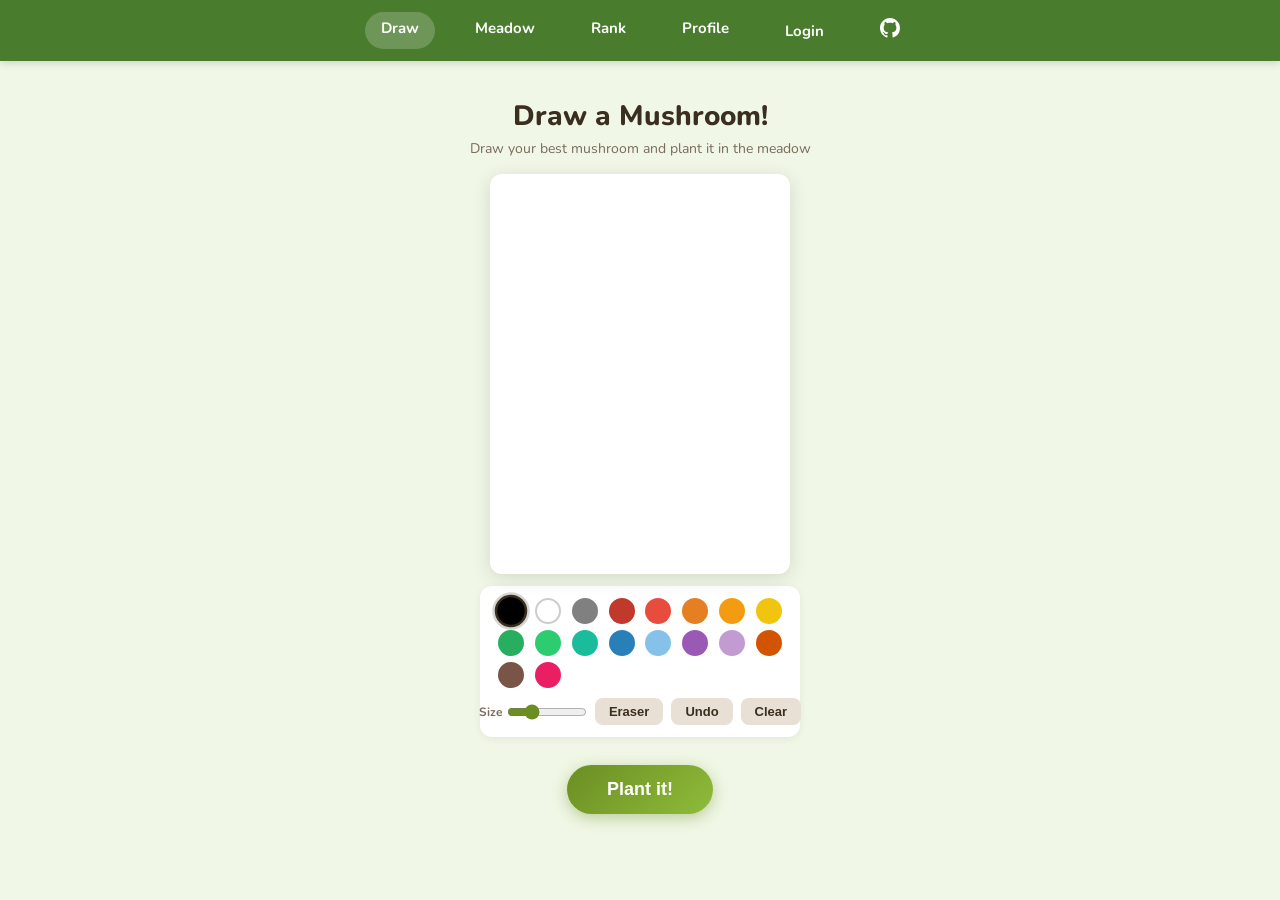
<file: src/index.html>
<!DOCTYPE html>
<html lang="en">
<head>
  <meta charset="UTF-8">
  <meta name="viewport" content="width=device-width, initial-scale=1.0">
  <title>Draw a Mushroom!</title>
  <link rel="preconnect" href="https://fonts.googleapis.com">
  <link href="https://fonts.googleapis.com/css2?family=Nunito:wght@400;600;700;800&display=swap" rel="stylesheet">
  <link rel="stylesheet" href="css/style.css">
</head>
<body>
  <nav class="nav">
    <a href="index.html" class="active">Draw</a>
    <a href="meadow.html">Meadow</a>
    <a href="rank.html">Rank</a>
    <a href="profile.html">Profile</a>
    <span id="nav-auth"></span>
    <a href="https://github.com/JiaminYao/draw-a-mushroom" target="_blank" title="GitHub" class="nav-github">
      <svg width="20" height="20" viewBox="0 0 16 16" fill="currentColor"><path d="M8 0C3.58 0 0 3.58 0 8c0 3.54 2.29 6.53 5.47 7.59.4.07.55-.17.55-.38 0-.19-.01-.82-.01-1.49-2.01.37-2.53-.49-2.69-.94-.09-.23-.48-.94-.82-1.13-.28-.15-.68-.52-.01-.53.63-.01 1.08.58 1.23.82.72 1.21 1.87.87 2.33.66.07-.52.28-.87.51-1.07-1.78-.2-3.64-.89-3.64-3.95 0-.87.31-1.59.82-2.15-.08-.2-.36-1.02.08-2.12 0 0 .67-.21 2.2.82.64-.18 1.32-.27 2-.27.68 0 1.36.09 2 .27 1.53-1.04 2.2-.82 2.2-.82.44 1.1.16 1.92.08 2.12.51.56.82 1.27.82 2.15 0 3.07-1.87 3.75-3.65 3.95.29.25.54.73.54 1.48 0 1.07-.01 1.93-.01 2.2 0 .21.15.46.55.38A8.01 8.01 0 0016 8c0-4.42-3.58-8-8-8z"/></svg>
    </a>
  </nav>

  <div class="draw-container">
    <h1 class="draw-title">Draw a Mushroom!</h1>
    <p class="draw-subtitle">Draw your best mushroom and plant it in the meadow</p>

    <div class="canvas-wrapper" id="canvas-wrapper">
      <canvas id="draw-canvas" width="300" height="400"></canvas>
      <div class="ai-feedback" id="ai-feedback"></div>
    </div>

    <div class="tools" id="tools">
      <!-- Colors injected by JS -->
    </div>

    <button class="submit-btn" id="submit-btn">Plant it!</button>
  </div>

  <!-- Submit Modal -->
  <div class="modal-overlay" id="submit-modal">
    <div class="modal good" id="modal-content">
      <h2 id="modal-title">Nice Mushroom!</h2>
      <p id="modal-desc">Give your mushroom a name before planting it.</p>
      <input type="text" id="artist-input" placeholder="Your name" maxlength="24">
      <div>
        <button class="modal-btn secondary" id="modal-cancel">Cancel</button>
        <button class="modal-btn primary" id="modal-confirm">Plant it!</button>
      </div>
    </div>
  </div>

  <script src="js/mushroom-utils.js"></script>
  <script src="js/app.js"></script>
  <script>MushroomUtils.updateAuthNav();</script>
</body>
</html>
</file>
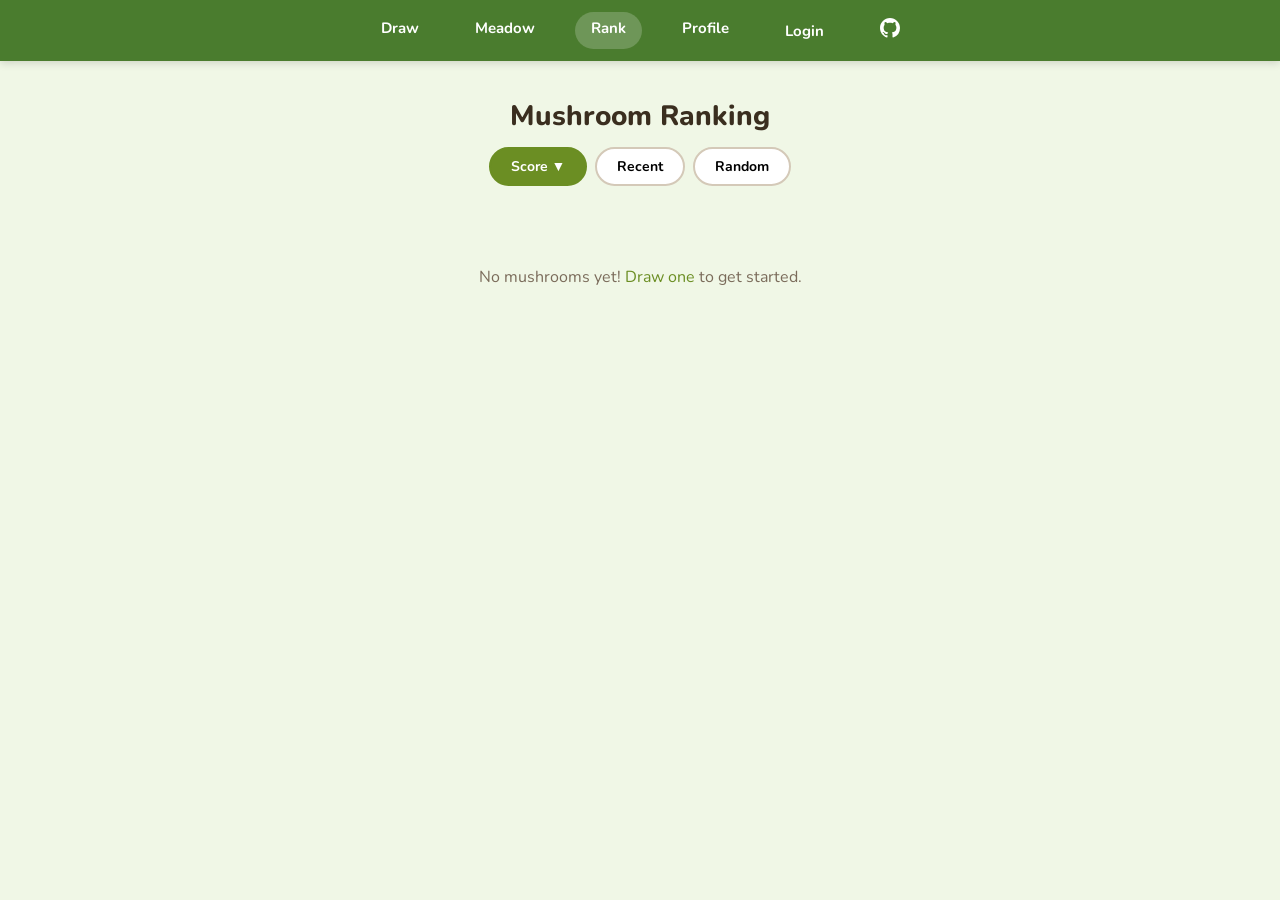
<file: src/rank.html>
<!DOCTYPE html>
<html lang="en">
<head>
  <meta charset="UTF-8">
  <meta name="viewport" content="width=device-width, initial-scale=1.0">
  <title>Mushroom Ranking</title>
  <link rel="preconnect" href="https://fonts.googleapis.com">
  <link href="https://fonts.googleapis.com/css2?family=Nunito:wght@400;600;700;800&display=swap" rel="stylesheet">
  <link rel="stylesheet" href="css/style.css">
</head>
<body>
  <nav class="nav">
    <a href="index.html">Draw</a>
    <a href="meadow.html">Meadow</a>
    <a href="rank.html" class="active">Rank</a>
    <a href="profile.html">Profile</a>
    <span id="nav-auth"></span>
    <a href="https://github.com/JiaminYao/draw-a-mushroom" target="_blank" title="GitHub" class="nav-github">
      <svg width="20" height="20" viewBox="0 0 16 16" fill="currentColor"><path d="M8 0C3.58 0 0 3.58 0 8c0 3.54 2.29 6.53 5.47 7.59.4.07.55-.17.55-.38 0-.19-.01-.82-.01-1.49-2.01.37-2.53-.49-2.69-.94-.09-.23-.48-.94-.82-1.13-.28-.15-.68-.52-.01-.53.63-.01 1.08.58 1.23.82.72 1.21 1.87.87 2.33.66.07-.52.28-.87.51-1.07-1.78-.2-3.64-.89-3.64-3.95 0-.87.31-1.59.82-2.15-.08-.2-.36-1.02.08-2.12 0 0 .67-.21 2.2.82.64-.18 1.32-.27 2-.27.68 0 1.36.09 2 .27 1.53-1.04 2.2-.82 2.2-.82.44 1.1.16 1.92.08 2.12.51.56.82 1.27.82 2.15 0 3.07-1.87 3.75-3.65 3.95.29.25.54.73.54 1.48 0 1.07-.01 1.93-.01 2.2 0 .21.15.46.55.38A8.01 8.01 0 0016 8c0-4.42-3.58-8-8-8z"/></svg>
    </a>
  </nav>

  <div class="rank-container">
    <h1 class="rank-title">Mushroom Ranking</h1>

    <div class="rank-sort">
      <button class="sort-btn active" data-sort="score-desc">Score &#9660;</button>
      <button class="sort-btn" data-sort="recent">Recent</button>
      <button class="sort-btn" data-sort="random">Random</button>
      <button class="sort-btn" data-sort="my" id="my-mushroom-btn" style="display:none">My Mushroom</button>
    </div>

    <div class="rank-grid" id="rank-grid">
      <!-- Cards injected by JS -->
    </div>

    <div class="rank-empty" id="rank-empty" style="display:none">
      No mushrooms yet! <a href="index.html">Draw one</a> to get started.
    </div>
  </div>

  <!-- Delete Confirm Modal -->
  <div class="modal-overlay" id="delete-modal" style="display:none">
    <div class="modal">
      <h2>Delete Mushroom</h2>
      <p>Are you sure you want to delete this mushroom?</p>
      <div class="modal-actions">
        <button class="modal-btn primary" id="delete-confirm" style="background:#c0392b">Delete</button>
        <button class="modal-btn secondary" id="delete-cancel">Cancel</button>
      </div>
    </div>
  </div>

  <!-- Report Modal -->
  <div class="modal-overlay" id="report-modal" style="display:none">
    <div class="modal">
      <h2>Report Mushroom</h2>
      <p>Why is this mushroom inappropriate?</p>
      <input type="text" id="report-input" placeholder="Enter reason..." maxlength="200">
      <div class="modal-actions">
        <button class="modal-btn primary" id="report-submit" disabled>Submit Report</button>
        <button class="modal-btn secondary" id="report-cancel">Cancel</button>
      </div>
    </div>
  </div>

  <script src="js/mushroom-utils.js"></script>
  <script src="js/rank.js"></script>
  <script>MushroomUtils.updateAuthNav();</script>
</body>
</html>
</file>
<file: src/css/style.css>
/* ===== Reset & Base ===== */
* {
  margin: 0;
  padding: 0;
  box-sizing: border-box;
}

body {
  font-family: 'Nunito', 'Segoe UI', sans-serif;
  background: #f0f7e6;
  color: #3a2e1f;
  min-height: 100vh;
  overflow-x: hidden;
}

a {
  color: #6b8e23;
  text-decoration: none;
}
a:hover {
  text-decoration: underline;
}

/* ===== Navigation ===== */
.nav {
  display: flex;
  justify-content: center;
  gap: 24px;
  padding: 12px 20px;
  background: #4a7c2e;
  box-shadow: 0 2px 8px rgba(0,0,0,0.15);
}
.nav a {
  color: #fff;
  font-weight: 700;
  font-size: 15px;
  padding: 6px 16px;
  border-radius: 20px;
  transition: background 0.2s;
}
.nav a:hover, .nav a.active {
  background: rgba(255,255,255,0.2);
  text-decoration: none;
}

/* ===== Drawing Page ===== */
.draw-container {
  display: flex;
  flex-direction: column;
  align-items: center;
  padding: 20px;
  max-width: 500px;
  margin: 0 auto;
}

.draw-title {
  font-size: 28px;
  font-weight: 800;
  margin: 16px 0 4px;
  color: #3a2e1f;
}

.draw-subtitle {
  font-size: 14px;
  color: #7a6b5a;
  margin-bottom: 16px;
}

.canvas-wrapper {
  position: relative;
  border-radius: 12px;
  overflow: hidden;
  box-shadow: 0 4px 20px rgba(0,0,0,0.12);
  transition: background 0.3s;
  background: #fff;
}

#draw-canvas {
  display: block;
  cursor: crosshair;
  touch-action: none;
}

.ai-feedback {
  position: absolute;
  bottom: 8px;
  right: 8px;
  font-size: 12px;
  padding: 4px 10px;
  border-radius: 12px;
  background: rgba(255,255,255,0.85);
  font-weight: 600;
  transition: color 0.3s;
}

/* ===== Tools Bar ===== */
.tools {
  display: flex;
  flex-direction: column;
  gap: 10px;
  margin: 12px 0;
  padding: 12px 16px;
  background: #fff;
  border-radius: 12px;
  box-shadow: 0 2px 8px rgba(0,0,0,0.06);
  width: 100%;
  max-width: 320px;
}

/* Color palette grid */
.tools-color-row {
  display: grid;
  grid-template-columns: repeat(8, 1fr);
  gap: 6px;
  justify-items: center;
}

.color-btn {
  width: 26px;
  height: 26px;
  border-radius: 50%;
  border: 2px solid transparent;
  cursor: pointer;
  transition: transform 0.15s, border-color 0.15s, box-shadow 0.15s;
  padding: 0;
}
.color-btn:hover {
  transform: scale(1.2);
  box-shadow: 0 2px 6px rgba(0,0,0,0.15);
}
.color-btn.active {
  border-color: #3a2e1f;
  transform: scale(1.25);
  box-shadow: 0 0 0 2px rgba(58,46,31,0.2);
}

/* Action buttons row */
.tools-action-row {
  display: flex;
  align-items: center;
  justify-content: center;
  gap: 8px;
}

.size-group {
  display: flex;
  align-items: center;
  gap: 4px;
}
.size-label {
  font-size: 12px;
  font-weight: 700;
  color: #7a6b5a;
}

.tool-btn {
  padding: 6px 14px;
  border: none;
  border-radius: 8px;
  background: #e8e0d4;
  color: #3a2e1f;
  font-weight: 700;
  font-size: 13px;
  cursor: pointer;
  transition: background 0.15s, transform 0.1s;
}
.tool-btn:hover {
  background: #d4c9b8;
}
.tool-btn:active {
  transform: scale(0.95);
}
.tool-btn.active {
  background: #6b8e23;
  color: #fff;
}

.size-slider {
  width: 80px;
  accent-color: #6b8e23;
}

/* ===== Submit Button ===== */
.submit-btn {
  margin-top: 16px;
  padding: 14px 40px;
  font-size: 18px;
  font-weight: 800;
  border: none;
  border-radius: 30px;
  background: linear-gradient(135deg, #6b8e23, #8fbc3a);
  color: #fff;
  cursor: pointer;
  box-shadow: 0 4px 15px rgba(107,142,35,0.4);
  transition: transform 0.15s, box-shadow 0.15s;
}
.submit-btn:hover {
  transform: translateY(-2px);
  box-shadow: 0 6px 20px rgba(107,142,35,0.5);
}
.submit-btn:active {
  transform: translateY(0);
}

/* ===== Modal ===== */
.modal-overlay {
  display: none;
  position: fixed;
  inset: 0;
  background: rgba(0,0,0,0.5);
  z-index: 1000;
  justify-content: center;
  align-items: center;
}
.modal-overlay.show {
  display: flex;
}

.modal {
  background: #fff;
  border-radius: 16px;
  padding: 32px;
  max-width: 380px;
  width: 90%;
  text-align: center;
  box-shadow: 0 10px 40px rgba(0,0,0,0.2);
}
.modal h2 {
  font-size: 22px;
  margin-bottom: 8px;
}
.modal p {
  color: #7a6b5a;
  margin-bottom: 20px;
  font-size: 14px;
}
.modal input[type="text"] {
  width: 100%;
  padding: 10px 16px;
  border: 2px solid #d4c9b8;
  border-radius: 10px;
  font-size: 15px;
  font-family: inherit;
  margin-bottom: 16px;
  outline: none;
  transition: border-color 0.2s;
}
.modal input[type="text"]:focus {
  border-color: #6b8e23;
}
.modal-btn {
  padding: 10px 28px;
  border: none;
  border-radius: 20px;
  font-size: 15px;
  font-weight: 700;
  cursor: pointer;
  margin: 0 6px;
  transition: transform 0.1s;
}
.modal-btn:active {
  transform: scale(0.95);
}
.modal-btn.primary {
  background: #6b8e23;
  color: #fff;
}
.modal-btn.primary:disabled {
  background: #b8b8b8;
  cursor: not-allowed;
  opacity: 0.6;
}
.modal-btn.secondary {
  background: #e8e0d4;
  color: #3a2e1f;
}

.modal.good {
  border-top: 4px solid #6b8e23;
}
.modal.bad {
  border-top: 4px solid #c0392b;
}

/* ===== Meadow Page ===== */
.meadow-container {
  position: relative;
  width: 100%;
  height: calc(100vh - 48px);
  overflow: hidden;
}

#meadow-canvas {
  display: block;
  width: 100%;
  height: 100%;
}

.meadow-controls {
  position: absolute;
  top: 12px;
  right: 12px;
  display: flex;
  gap: 8px;
  z-index: 10;
}

.meadow-controls button {
  padding: 8px 16px;
  border: none;
  border-radius: 20px;
  background: rgba(255,255,255,0.9);
  color: #3a2e1f;
  font-weight: 700;
  font-size: 13px;
  cursor: pointer;
  box-shadow: 0 2px 8px rgba(0,0,0,0.1);
  transition: transform 0.1s;
}
.meadow-controls button:hover {
  transform: scale(1.05);
}

.mushroom-count {
  position: absolute;
  top: 12px;
  left: 12px;
  padding: 6px 14px;
  background: rgba(255,255,255,0.9);
  border-radius: 20px;
  font-weight: 700;
  font-size: 13px;
  box-shadow: 0 2px 8px rgba(0,0,0,0.1);
  z-index: 10;
}

/* ===== Info Modal (Meadow) ===== */
.info-modal {
  display: none;
  position: fixed;
  inset: 0;
  background: rgba(0,0,0,0.4);
  z-index: 1000;
  justify-content: center;
  align-items: center;
}
.info-modal.show {
  display: flex;
}
.info-card {
  background: #fff;
  border-radius: 16px;
  padding: 24px;
  max-width: 320px;
  width: 90%;
  text-align: center;
  box-shadow: 0 10px 40px rgba(0,0,0,0.2);
}
.info-card img {
  max-width: 200px;
  border-radius: 8px;
  margin-bottom: 12px;
  background: #f9f6f0;
  padding: 8px;
}
.info-card .artist {
  font-weight: 700;
  font-size: 16px;
  margin-bottom: 4px;
}
.info-card .date {
  font-size: 12px;
  color: #999;
  margin-bottom: 12px;
}
.vote-buttons {
  display: flex;
  justify-content: center;
  gap: 12px;
}
.vote-btn {
  padding: 8px 20px;
  border: 2px solid #d4c9b8;
  border-radius: 20px;
  background: #fff;
  font-weight: 700;
  font-size: 14px;
  cursor: pointer;
  transition: all 0.15s;
}
.vote-btn:hover {
  background: #f0f7e6;
  border-color: #6b8e23;
}
.vote-btn .count {
  margin-left: 4px;
  color: #999;
}

/* ===== Ranking Page ===== */
.rank-container {
  max-width: 900px;
  margin: 0 auto;
  padding: 20px;
}

.rank-title {
  font-size: 28px;
  font-weight: 800;
  text-align: center;
  margin: 16px 0 12px;
  color: #3a2e1f;
}

.rank-sort {
  display: flex;
  justify-content: center;
  gap: 8px;
  margin-bottom: 20px;
}

.sort-btn {
  padding: 8px 20px;
  border: 2px solid #d4c9b8;
  border-radius: 20px;
  background: #fff;
  font-weight: 700;
  font-size: 14px;
  cursor: pointer;
  transition: all 0.15s;
  font-family: inherit;
}
.sort-btn:hover {
  background: #f0f7e6;
  border-color: #6b8e23;
}
.sort-btn.active {
  background: #6b8e23;
  color: #fff;
  border-color: #6b8e23;
}

.rank-grid {
  display: grid;
  grid-template-columns: repeat(4, 1fr);
  gap: 16px;
}

.rank-card {
  display: flex;
  flex-direction: column;
  align-items: center;
  background: #fff;
  border-radius: 14px;
  padding: 14px 10px 12px;
  box-shadow: 0 2px 10px rgba(0,0,0,0.07);
  transition: transform 0.1s;
  position: relative;
}
.rank-card:hover {
  transform: translateY(-2px);
  box-shadow: 0 4px 14px rgba(0,0,0,0.1);
}

.rank-badge {
  position: absolute;
  top: -6px;
  left: -6px;
  background: #6b8e23;
  color: #fff;
  font-weight: 800;
  font-size: 12px;
  width: 28px;
  height: 28px;
  border-radius: 50%;
  display: flex;
  align-items: center;
  justify-content: center;
  box-shadow: 0 2px 6px rgba(0,0,0,0.15);
}

.rank-img {
  width: 100%;
  height: 140px;
  object-fit: contain;
  border-radius: 8px;
  background: #f9f6f0;
  padding: 4px;
}

.rank-info {
  width: 100%;
  text-align: center;
  margin-top: 8px;
}

.rank-artist {
  font-weight: 700;
  font-size: 14px;
  color: #3a2e1f;
  white-space: nowrap;
  overflow: hidden;
  text-overflow: ellipsis;
}

.rank-date {
  font-size: 11px;
  color: #999;
  margin-top: 2px;
}

.rank-score {
  font-size: 12px;
  font-weight: 800;
  color: #6b8e23;
  margin-top: 2px;
}

.rank-actions {
  display: flex;
  align-items: center;
  gap: 6px;
  margin-top: 8px;
}

.rank-vote-btn {
  padding: 3px 8px;
  border: 1.5px solid #d4c9b8;
  border-radius: 10px;
  background: #fff;
  font-size: 12px;
  font-weight: 700;
  cursor: pointer;
  transition: all 0.15s;
}
.rank-vote-btn:hover {
  border-color: #6b8e23;
  background: #f0f7e6;
}
.rank-vote-btn.up:hover {
  color: #27ae60;
}
.rank-vote-btn.down:hover {
  color: #c0392b;
}

.rank-report-btn {
  padding: 3px 8px;
  border: 1.5px solid #d4c9b8;
  border-radius: 10px;
  background: #fff;
  font-size: 12px;
  color: #c0392b;
  cursor: pointer;
  transition: all 0.15s;
}
.rank-report-btn:hover {
  border-color: #c0392b;
  background: rgba(192,57,43,0.08);
}

.rank-delete-btn {
  position: absolute;
  top: 6px;
  right: 6px;
  background: none;
  border: none;
  color: #ccc;
  font-size: 15px;
  cursor: pointer;
  padding: 2px 6px;
  border-radius: 4px;
  transition: color 0.15s, background 0.15s;
}
.rank-delete-btn:hover {
  color: #c0392b;
  background: rgba(192,57,43,0.1);
}

.rank-pagination {
  display: flex;
  justify-content: center;
  gap: 8px;
  margin-top: 20px;
}

.page-btn {
  width: 36px;
  height: 36px;
  border: 2px solid #d4c9b8;
  border-radius: 50%;
  background: #fff;
  font-weight: 700;
  font-size: 14px;
  cursor: pointer;
  font-family: inherit;
  transition: all 0.15s;
}
.page-btn:hover {
  background: #f0f7e6;
  border-color: #6b8e23;
}
.page-btn.active {
  background: #6b8e23;
  color: #fff;
  border-color: #6b8e23;
}

@media (max-width: 768px) {
  .rank-grid { grid-template-columns: repeat(2, 1fr); gap: 12px; }
}

.rank-empty {
  text-align: center;
  padding: 60px 20px;
  color: #7a6b5a;
  font-size: 16px;
}

/* ===== Admin Page ===== */
.admin-container {
  max-width: 800px;
  margin: 0 auto;
  padding: 20px;
}

.admin-title {
  font-size: 24px;
  font-weight: 800;
  color: #3a2e1f;
  margin-bottom: 20px;
  text-align: center;
}

.admin-denied {
  text-align: center;
  padding: 60px 20px;
  color: #c0392b;
  font-size: 16px;
}

.admin-grid {
  display: flex;
  flex-direction: column;
  gap: 14px;
}

.admin-card {
  display: flex;
  align-items: center;
  gap: 16px;
  background: #fff;
  border-radius: 14px;
  padding: 14px 18px;
  box-shadow: 0 2px 10px rgba(0,0,0,0.07);
}

.admin-card-img {
  flex-shrink: 0;
}

.admin-card-img img {
  width: 80px;
  height: 100px;
  object-fit: contain;
  border-radius: 8px;
  background: #f9f6f0;
  padding: 4px;
}

.admin-card-info {
  flex: 1;
  min-width: 0;
}

.admin-card-artist {
  font-weight: 700;
  font-size: 15px;
  color: #3a2e1f;
}

.admin-card-reason {
  font-size: 13px;
  color: #555;
  margin-top: 4px;
}

.admin-card-date {
  font-size: 11px;
  color: #999;
  margin-top: 2px;
}

.admin-card-actions {
  display: flex;
  flex-direction: column;
  gap: 6px;
  flex-shrink: 0;
}

.admin-btn {
  padding: 6px 14px;
  border: none;
  border-radius: 10px;
  font-size: 13px;
  font-weight: 700;
  font-family: inherit;
  cursor: pointer;
  transition: opacity 0.15s;
}

.admin-btn:hover {
  opacity: 0.85;
}

.admin-btn.delete {
  background: #c0392b;
  color: #fff;
}

.admin-btn.dismiss {
  background: #d4c9b8;
  color: #3a2e1f;
}

.admin-empty {
  text-align: center;
  padding: 60px 20px;
  color: #6b8e23;
  font-size: 16px;
  font-weight: 700;
}

/* ===== Login Page ===== */
.login-container {
  max-width: 400px;
  margin: 0 auto;
  padding: 20px;
}

.login-title {
  font-size: 28px;
  font-weight: 800;
  text-align: center;
  margin: 24px 0 16px;
  color: #3a2e1f;
}

.login-card {
  background: #fff;
  border-radius: 16px;
  padding: 28px;
  box-shadow: 0 4px 20px rgba(0,0,0,0.08);
}

.login-tabs {
  display: flex;
  gap: 0;
  margin-bottom: 20px;
  border-radius: 10px;
  overflow: hidden;
  border: 2px solid #d4c9b8;
}

.login-tab {
  flex: 1;
  padding: 10px;
  border: none;
  background: #f5f0e8;
  font-weight: 700;
  font-size: 14px;
  cursor: pointer;
  font-family: inherit;
  transition: all 0.15s;
}
.login-tab.active {
  background: #6b8e23;
  color: #fff;
}

.login-form {
  display: flex;
  flex-direction: column;
  gap: 12px;
}

.login-form input {
  padding: 12px 16px;
  border: 2px solid #d4c9b8;
  border-radius: 10px;
  font-size: 15px;
  font-family: inherit;
  outline: none;
  transition: border-color 0.2s;
}
.login-form input:focus {
  border-color: #6b8e23;
}

.login-submit {
  padding: 12px;
  border: none;
  border-radius: 10px;
  background: #6b8e23;
  color: #fff;
  font-weight: 700;
  font-size: 15px;
  cursor: pointer;
  font-family: inherit;
  transition: background 0.15s;
}
.login-submit:hover {
  background: #5a7a1e;
}

.login-divider {
  text-align: center;
  margin: 20px 0;
  position: relative;
  color: #999;
  font-size: 13px;
}
.login-divider::before {
  content: '';
  position: absolute;
  left: 0;
  right: 0;
  top: 50%;
  height: 1px;
  background: #d4c9b8;
}
.login-divider span {
  background: #fff;
  padding: 0 12px;
  position: relative;
}

.google-btn {
  width: 100%;
  padding: 12px;
  border: 2px solid #d4c9b8;
  border-radius: 10px;
  background: #fff;
  font-weight: 700;
  font-size: 14px;
  cursor: pointer;
  font-family: inherit;
  transition: all 0.15s;
}
.google-btn:hover {
  border-color: #4285f4;
  background: #f0f4ff;
}

.login-error {
  margin-top: 12px;
  color: #c0392b;
  font-size: 13px;
  font-weight: 600;
  text-align: center;
  min-height: 18px;
}

/* ===== Nav Auth ===== */
.nav-user {
  color: rgba(255,255,255,0.8);
  font-size: 13px;
}
#nav-auth {
  display: flex;
  align-items: center;
  gap: 10px;
}
#nav-auth a {
  color: #fff;
  font-weight: 700;
  font-size: 15px;
  padding: 6px 16px;
  border-radius: 20px;
  transition: background 0.2s;
}
#nav-auth a:hover {
  background: rgba(255,255,255,0.2);
  text-decoration: none;
}

/* ===== Profile Page ===== */
.profile-container {
  max-width: 460px;
  margin: 0 auto;
  padding: 20px;
}

.profile-login-prompt {
  text-align: center;
  padding: 60px 20px;
}
.profile-login-prompt h2 {
  font-size: 24px;
  font-weight: 800;
  margin-bottom: 12px;
  color: #3a2e1f;
}
.profile-login-prompt p {
  color: #7a6b5a;
  margin-bottom: 20px;
}

.profile-card {
  background: #fff;
  border-radius: 16px;
  padding: 28px;
  text-align: center;
  box-shadow: 0 4px 20px rgba(0,0,0,0.08);
  margin-bottom: 16px;
}

.profile-avatar {
  width: 72px;
  height: 72px;
  border-radius: 50%;
  background: #6b8e23;
  color: #fff;
  font-size: 32px;
  font-weight: 800;
  display: flex;
  align-items: center;
  justify-content: center;
  margin: 0 auto 12px;
}

.profile-name-row {
  position: relative;
  text-align: center;
}

.profile-name {
  font-size: 22px;
  font-weight: 800;
  color: #3a2e1f;
}

.profile-edit-btn {
  position: absolute;
  right: 0;
  top: 50%;
  transform: translateY(-50%);
  background: none;
  border: none;
  font-size: 18px;
  cursor: pointer;
  color: #7a6b5a;
  padding: 4px;
  transition: color 0.15s;
}
.profile-edit-btn:hover {
  color: #6b8e23;
}

.profile-name-edit {
  display: flex;
  align-items: center;
  justify-content: center;
  gap: 8px;
  margin-top: 4px;
}
.profile-name-edit input {
  padding: 8px 12px;
  border: 2px solid #d4c9b8;
  border-radius: 10px;
  font-size: 15px;
  font-family: inherit;
  outline: none;
  width: 180px;
}
.profile-name-edit input:focus {
  border-color: #6b8e23;
}

.profile-date {
  font-size: 13px;
  color: #999;
  margin-top: 6px;
}

.profile-stats {
  display: grid;
  grid-template-columns: repeat(2, 1fr);
  gap: 10px;
  margin-bottom: 16px;
}

.stat-card {
  background: #fff;
  border-radius: 12px;
  padding: 16px;
  text-align: center;
  box-shadow: 0 2px 10px rgba(0,0,0,0.06);
}

.stat-value {
  font-size: 28px;
  font-weight: 800;
  color: #3a2e1f;
}
.stat-value.stat-up {
  color: #27ae60;
}
.stat-value.stat-down {
  color: #c0392b;
}

.stat-label {
  font-size: 12px;
  font-weight: 700;
  color: #7a6b5a;
  margin-top: 4px;
}

.profile-actions {
  display: flex;
  gap: 10px;
}

.profile-action-btn {
  flex: 1;
  padding: 12px;
  border: 2px solid #d4c9b8;
  border-radius: 12px;
  background: #fff;
  font-weight: 700;
  font-size: 14px;
  cursor: pointer;
  font-family: inherit;
  transition: all 0.15s;
}
.profile-action-btn:hover {
  border-color: #6b8e23;
  background: #f0f7e6;
}

.profile-toast {
  position: fixed;
  bottom: 30px;
  left: 50%;
  transform: translateX(-50%) translateY(100px);
  background: #27ae60;
  color: #fff;
  padding: 10px 24px;
  border-radius: 20px;
  font-weight: 700;
  font-size: 14px;
  box-shadow: 0 4px 15px rgba(0,0,0,0.15);
  transition: transform 0.3s;
  z-index: 2000;
}
.profile-toast.show {
  transform: translateX(-50%) translateY(0);
}

/* ===== Responsive ===== */
/* ===== Mobile Responsive ===== */
@media (max-width: 480px) {
  /* Nav */
  .nav {
    gap: 8px;
    padding: 10px 12px;
    flex-wrap: wrap;
  }
  .nav a {
    font-size: 13px;
    padding: 5px 10px;
  }

  /* Drawing Page */
  .draw-container { padding: 12px; }
  #draw-canvas { width: 100%; height: auto; }
  .draw-title { font-size: 20px; margin: 8px 0; }
  .tools { gap: 6px; padding: 8px 10px; max-width: 100%; }
  .color-btn { width: 24px; height: 24px; }
  .submit-btn { padding: 12px 30px; font-size: 15px; }

  /* Rank Page */
  .rank-container { padding: 12px; }
  .rank-title { font-size: 22px; margin: 10px 0 8px; }
  .rank-sort { gap: 6px; flex-wrap: wrap; }
  .sort-btn { padding: 6px 14px; font-size: 12px; }
  .rank-grid { grid-template-columns: repeat(2, 1fr); gap: 10px; }
  .rank-card { padding: 10px 8px; }
  .rank-img { height: 110px; }
  .rank-artist { font-size: 12px; }
  .rank-score { font-size: 11px; }
  .rank-actions { gap: 4px; }
  .rank-vote-btn { padding: 4px 10px; font-size: 14px; }
  .rank-report-btn { padding: 4px 10px; font-size: 14px; }

  /* Meadow Page */
  .mushroom-count { font-size: 12px; padding: 4px 10px; }
  .meadow-controls button { padding: 6px 12px; font-size: 12px; }

  /* Profile Page */
  .profile-container { padding: 12px; }
  .profile-card { padding: 20px 16px; }
  .profile-avatar { width: 60px; height: 60px; font-size: 26px; }
  .profile-name { font-size: 20px; }
  .stat-value { font-size: 24px; }
  .stat-label { font-size: 11px; }
  .profile-actions { gap: 8px; }
  .profile-action-btn { padding: 10px 16px; font-size: 13px; }

  /* Login Page */
  .login-container { padding: 12px; }
  .login-card { padding: 20px 16px; }
  .login-title { font-size: 22px; }

  /* Admin Page */
  .admin-container { padding: 12px; }
  .admin-card { flex-direction: column; text-align: center; padding: 14px; }
  .admin-card-actions { flex-direction: row; }
}
</file>
